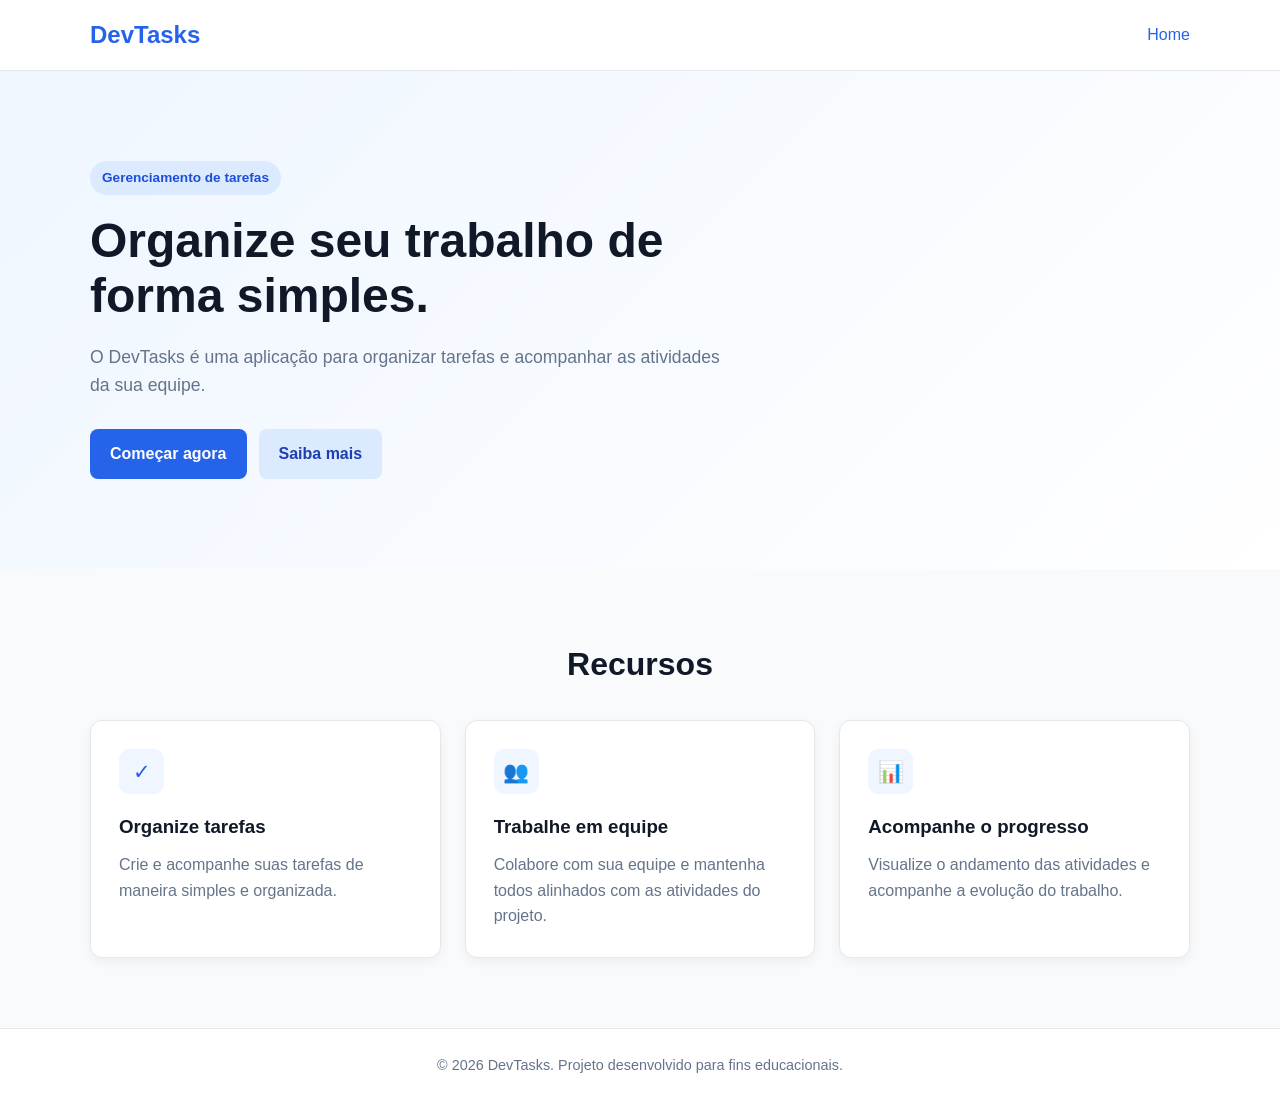
<file: index.html>
<!DOCTYPE html>
<html lang="pt-BR">
<head>
    <meta charset="UTF-8">
    <meta name="viewport" content="width=device-width, initial-scale=1.0">
    <title>DevTasks - Home</title>

    <link rel="stylesheet" href="style.css">
</head>
<body>

    <header class="header">
        <div class="container header-content">
            <h1 class="logo">DevTasks</h1>

            <nav class="nav">
                <a href="index.html" class="active">Home</a>
            </nav>
        </div>
    </header>

    <main>
        <section class="hero">
            <div class="container">
                <span class="badge">Gerenciamento de tarefas</span>

                <h2>Organize seu trabalho de forma simples.</h2>

                <p>
                    O DevTasks é uma aplicação para organizar tarefas
                    e acompanhar as atividades da sua equipe.
                </p>

                <div class="hero-actions">
                    <a href="#" class="button primary">Começar agora</a>
                    <a href="#" class="button secondary">Saiba mais</a>
                </div>
            </div>
        </section>

        <section class="features">
            <div class="container">
                <h2>Recursos</h2>

                <div class="cards">

                    <article class="card">
                        <div class="card-icon">✓</div>
                        <h3>Organize tarefas</h3>
                        <p>
                            Crie e acompanhe suas tarefas de maneira
                            simples e organizada.
                        </p>
                    </article>

                    <article class="card">
                        <div class="card-icon">👥</div>
                        <h3>Trabalhe em equipe</h3>
                        <p>
                            Colabore com sua equipe e mantenha todos
                            alinhados com as atividades do projeto.
                        </p>
                    </article>

                    <article class="card">
                        <div class="card-icon">📊</div>
                        <h3>Acompanhe o progresso</h3>
                        <p>
                            Visualize o andamento das atividades e
                            acompanhe a evolução do trabalho.
                        </p>
                    </article>

                </div>
            </div>
        </section>
    </main>

    <footer class="footer">
        <div class="container">
            <p>
                &copy; 2026 DevTasks. Projeto desenvolvido para fins educacionais.
            </p>
        </div>
    </footer>

</body>
</html>
</file>
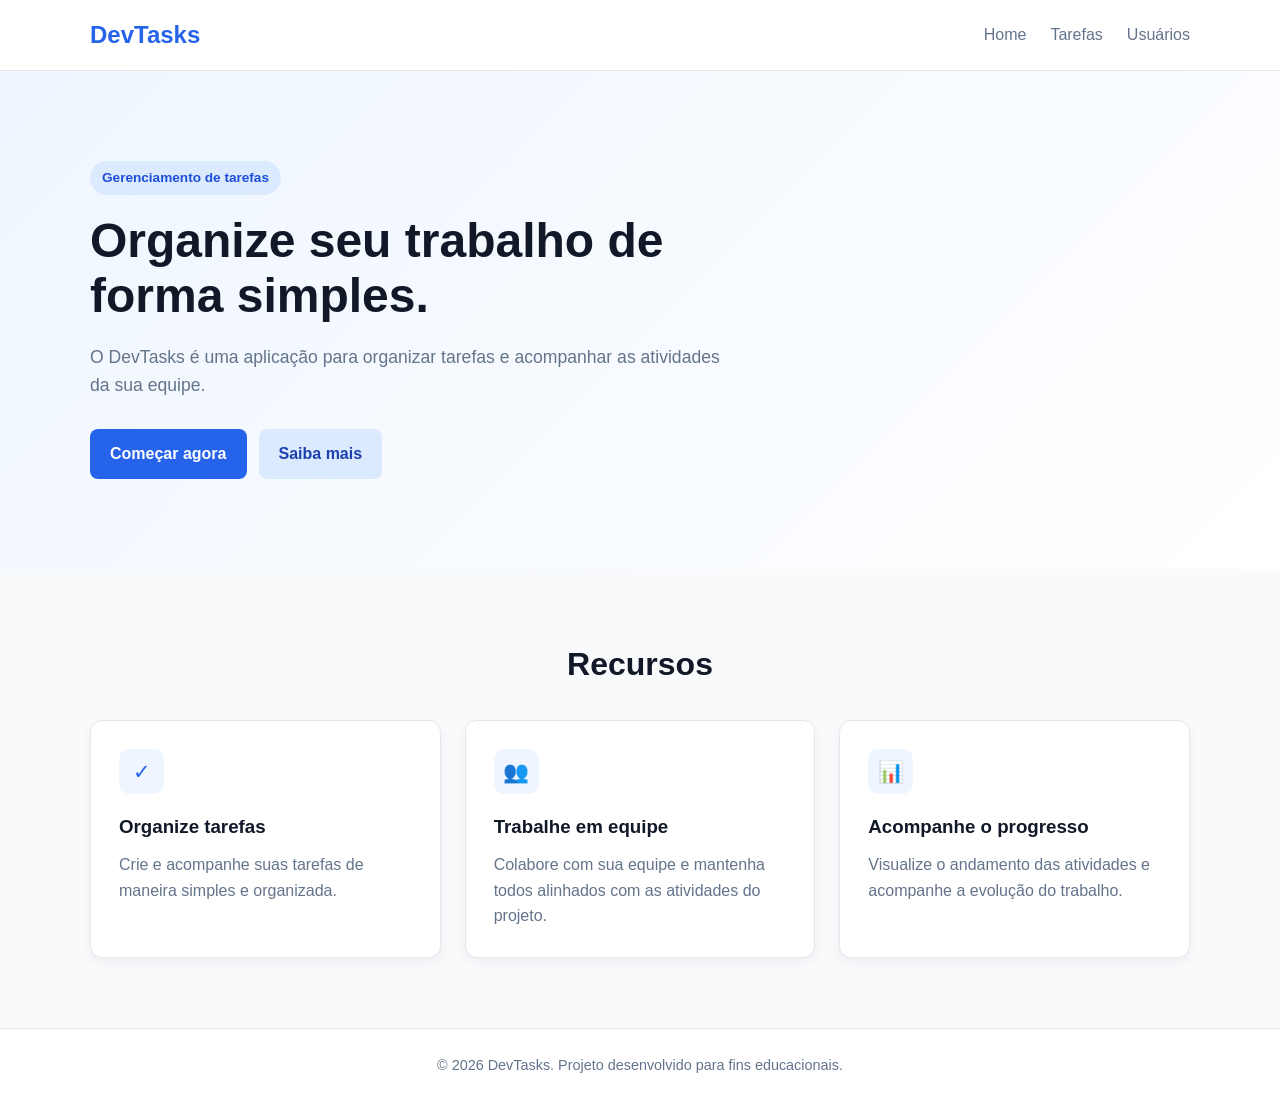
<file: Home/index.html>
<!DOCTYPE html>
<html lang="pt-BR">
<head>
    <meta charset="UTF-8">
    <meta name="viewport" content="width=device-width, initial-scale=1.0">
    <title>DevTasks - Home</title>

    <link rel="stylesheet" href="style.css">
</head>
<body>

    <header class="header">
        <div class="container header-content">
            <h1 class="logo">DevTasks</h1>

            <nav class="nav">
                <a href="index.html" class="active">Home</a>
                <a href="../Tarefas/index.html" class="active">Tarefas</a>
                <a href="../Usuarios/index.html" class="active">Usuários</a>
            </nav>
        </div>
    </header>

    <main>
        <section class="hero">
            <div class="container">
                <span class="badge">Gerenciamento de tarefas</span>

                <h2>Organize seu trabalho de forma simples.</h2>

                <p>
                    O DevTasks é uma aplicação para organizar tarefas
                    e acompanhar as atividades da sua equipe.
                </p>

                <div class="hero-actions">
                    <a href="#" class="button primary">Começar agora</a>
                    <a href="#" class="button secondary">Saiba mais</a>
                </div>
            </div>
        </section>

        <section class="features">
            <div class="container">
                <h2>Recursos</h2>

                <div class="cards">

                    <article class="card">
                        <div class="card-icon">✓</div>
                        <h3>Organize tarefas</h3>
                        <p>
                            Crie e acompanhe suas tarefas de maneira
                            simples e organizada.
                        </p>
                    </article>

                    <article class="card">
                        <div class="card-icon">👥</div>
                        <h3>Trabalhe em equipe</h3>
                        <p>
                            Colabore com sua equipe e mantenha todos
                            alinhados com as atividades do projeto.
                        </p>
                    </article>

                    <article class="card">
                        <div class="card-icon">📊</div>
                        <h3>Acompanhe o progresso</h3>
                        <p>
                            Visualize o andamento das atividades e
                            acompanhe a evolução do trabalho.
                        </p>
                    </article>

                </div>
            </div>
        </section>
    </main>

    <footer class="footer">
        <div class="container">
            <p>
                &copy; 2026 DevTasks. Projeto desenvolvido para fins educacionais.
            </p>
        </div>
    </footer>

</body>
</html>
</file>
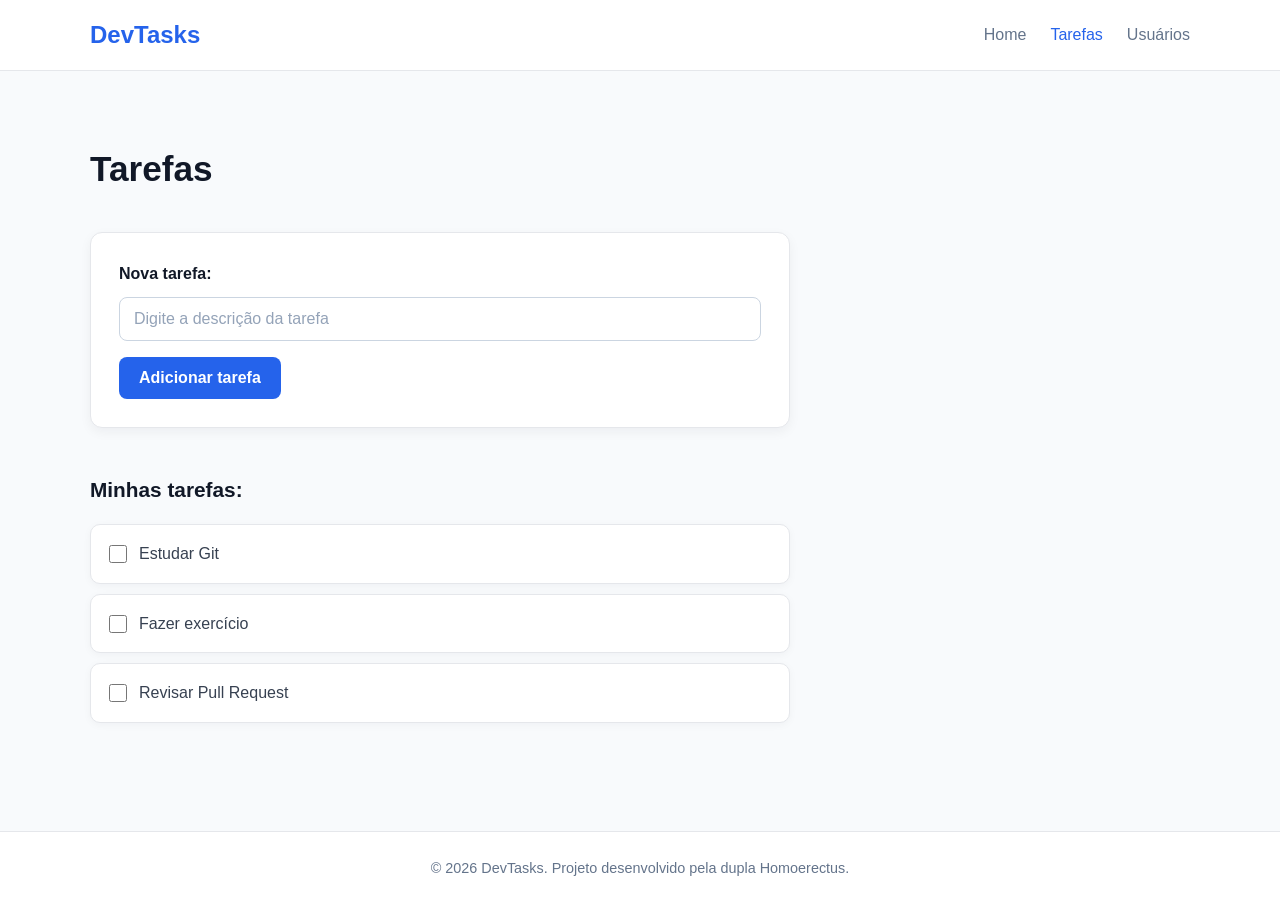
<file: Tarefas/index.html>
<!DOCTYPE html>
<html lang="pt-BR">

<head>
    <meta charset="UTF-8">
    <meta name="viewport" content="width=device-width, initial-scale=1.0">
    <title>DevTasks - Tarefas</title>
    <link rel="stylesheet" href="style.css">
</head>
<body>

    <header class="header">
        <div class="container header-content">
            <h1 class="logo">DevTasks</h1>

            <nav class="nav">
                <a href="../Home/index.html">Home</a>
                <a href="index.html" class="active">Tarefas</a>
                <a href="../Usuarios/index.html">Usuários</a>
            </nav>
        </div>
    </header>

    <main>

        <section class="tasks">
            <div class="container">

                <h2>Tarefas</h2>

                <div class="task-form">
                    <form action="">

                        <label for="task">Nova tarefa:</label>
                        
                        <input
                        type="text"
                        id="task"
                        name="task"
                        placeholder="Digite a descrição da tarefa"
                        >
                        
                        <button type="submit" class="button primary">
                            Adicionar tarefa
                        </button>
                    </form>
                </div>

                <div class="task-list">

                    <h3>Minhas tarefas:</h3>

                    <ul>
                        <li>
                            <input type="checkbox" id="task1">
                            <label for="task1">Estudar Git</label>
                        </li>

                        <li>
                            <input type="checkbox" id="task2">
                            <label for="task2">Fazer exercício</label>
                        </li>

                        <li>
                            <input type="checkbox" id="task3">
                            <label for="task3">Revisar Pull Request</label>
                        </li>
                    </ul>

                </div>

            </div>
        </section>

    </main>

    <footer class="footer">
        <div class="container">
            <p>
                &copy; 2026 DevTasks. Projeto desenvolvido pela dupla Homoerectus.
            </p>
        </div>
    </footer>

</body>

</html>
</file>
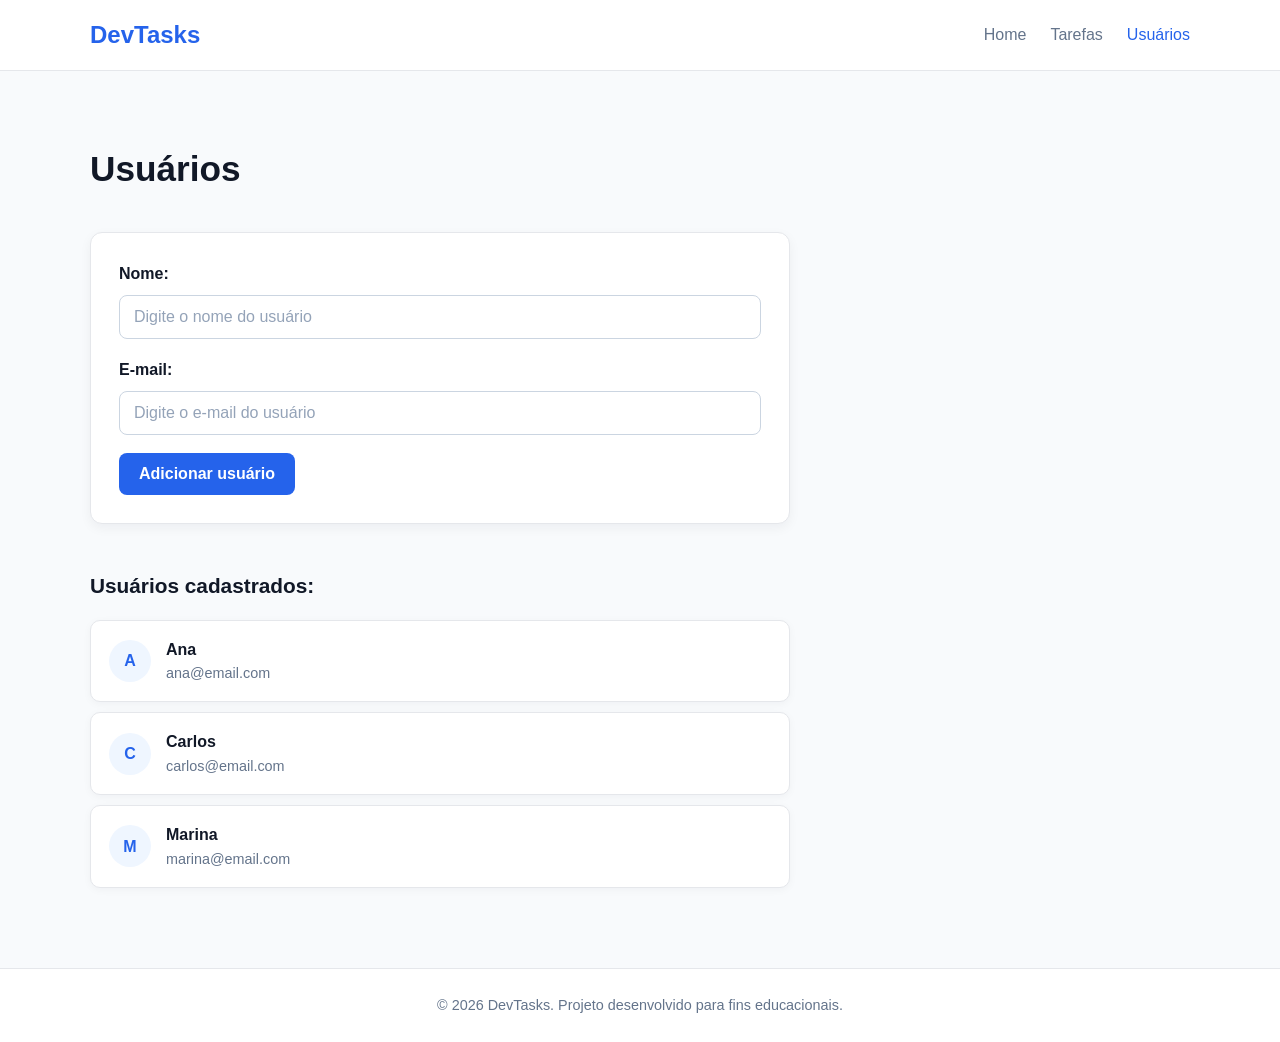
<file: Usuarios/index.html>
<!DOCTYPE html>
<html lang="pt-BR">

<head>
    <meta charset="UTF-8">
    <meta name="viewport" content="width=device-width, initial-scale=1.0">
    <title>DevTasks - Usuários</title>
    <link rel="stylesheet" href="style.css">
</head>

<body>

    <header class="header">
        <div class="container header-content">

            <h1 class="logo">DevTasks</h1>

            <nav class="nav">
                <a href="../Home/index.html">Home</a>
                <a href="../Tarefas/index.html">Tarefas</a>
                <a href="index.html" class="active">Usuários</a>
            </nav>

        </div>
    </header>

    <main>

        <section class="users">
            <div class="container">

                <h2>Usuários</h2>

                <div class="user-form">
                    <form action="">

                        <div class="form-group">
                            <label for="name">Nome:</label>

                            <input type="text" id="name" name="name" placeholder="Digite o nome do usuário">
                        </div>

                        <div class="form-group">
                            <label for="email">E-mail:</label>

                            <input type="email" id="email" name="email" placeholder="Digite o e-mail do usuário">
                        </div>

                        <button type="submit" class="button primary">
                            Adicionar usuário
                        </button>

                    </form>
                </div>

                <div class="user-list">

                    <h3>Usuários cadastrados:</h3>

                    <div class="user-card">
                        <div class="user-avatar">A</div>

                        <div class="user-info">
                            <strong>Ana</strong>
                            <span>ana@email.com</span>
                        </div>
                    </div>

                    <div class="user-card">
                        <div class="user-avatar">C</div>

                        <div class="user-info">
                            <strong>Carlos</strong>
                            <span>carlos@email.com</span>
                        </div>
                    </div>

                    <div class="user-card">
                        <div class="user-avatar">M</div>

                        <div class="user-info">
                            <strong>Marina</strong>
                            <span>marina@email.com</span>
                        </div>
                    </div>

                </div>

            </div>
        </section>

    </main>

    <footer class="footer">
        <div class="container">
            <p>
                &copy; 2026 DevTasks. Projeto desenvolvido para fins educacionais.
            </p>
        </div>
    </footer>

</body>

</html>
</file>
<file: style.css>
/* ========================================
   Reset
======================================== */

* {
    margin: 0;
    padding: 0;
    box-sizing: border-box;
}

body {
    font-family: Arial, Helvetica, sans-serif;
    color: #1f2937;
    background-color: #f8fafc;
    line-height: 1.6;
}

a {
    text-decoration: none;
    color: inherit;
}

.container {
    width: min(1100px, 90%);
    margin: 0 auto;
}


/* ========================================
   Header
======================================== */

.header {
    background-color: #ffffff;
    border-bottom: 1px solid #e5e7eb;
}

.header-content {
    min-height: 70px;

    display: flex;
    align-items: center;
    justify-content: space-between;
}

.logo {
    color: #2563eb;
    font-size: 1.5rem;
}

.nav {
    display: flex;
    gap: 24px;
}

.nav a {
    color: #64748b;
    font-weight: 500;
    transition: color 0.2s ease;
}

.nav a:hover,
.nav a.active {
    color: #2563eb;
}


/* ========================================
   Hero
======================================== */

.hero {
    padding: 90px 0;
    background: linear-gradient(
        135deg,
        #eff6ff 0%,
        #ffffff 100%
    );
}

.badge {
    display: inline-block;

    margin-bottom: 18px;
    padding: 6px 12px;

    color: #1d4ed8;
    background-color: #dbeafe;

    border-radius: 999px;

    font-size: 0.85rem;
    font-weight: 600;
}

.hero h2 {
    max-width: 700px;

    margin-bottom: 20px;

    color: #111827;

    font-size: 3rem;
    line-height: 1.15;
}

.hero p {
    max-width: 650px;

    margin-bottom: 30px;

    color: #64748b;
    font-size: 1.1rem;
}

.hero-actions {
    display: flex;
    gap: 12px;
}


/* ========================================
   Buttons
======================================== */

.button {
    display: inline-block;

    padding: 12px 20px;

    border-radius: 8px;

    font-weight: 600;

    transition: all 0.2s ease;
}

.button.primary {
    color: #ffffff;
    background-color: #2563eb;
}

.button.primary:hover {
    background-color: #1d4ed8;
}

.button.secondary {
    color: #1e40af;
    background-color: #dbeafe;
}

.button.secondary:hover {
    background-color: #bfdbfe;
}


/* ========================================
   Features
======================================== */

.features {
    padding: 70px 0;
}

.features > .container > h2 {
    margin-bottom: 30px;

    color: #111827;
    font-size: 2rem;
    text-align: center;
}

.cards {
    display: grid;
    grid-template-columns: repeat(3, 1fr);
    gap: 24px;
}

.card {
    padding: 28px;

    background-color: #ffffff;

    border: 1px solid #e5e7eb;
    border-radius: 12px;

    box-shadow: 0 4px 12px rgba(15, 23, 42, 0.05);
}

.card-icon {
    width: 45px;
    height: 45px;

    display: flex;
    align-items: center;
    justify-content: center;

    margin-bottom: 18px;

    color: #2563eb;
    background-color: #eff6ff;

    border-radius: 10px;

    font-size: 1.3rem;
}

.card h3 {
    margin-bottom: 10px;

    color: #111827;
}

.card p {
    color: #64748b;
}


/* ========================================
   Footer
======================================== */

.footer {
    padding: 25px 0;

    color: #64748b;
    background-color: #ffffff;

    border-top: 1px solid #e5e7eb;

    text-align: center;

    font-size: 0.9rem;
}
</file>
<file: Home/style.css>
/* ========================================

*   Reset*

======================================== */

* {

    margin: 0;

    padding: 0;

    box-sizing: border-box;

}

body {

    font-family: Arial, Helvetica, sans-serif;

    color: #1f2937;

    background-color: #f8fafc;

    line-height: 1.6;

}

a {

    text-decoration: none;

    color: inherit;

}

.container {

    width: min(1100px, 90%);

    margin: 0 auto;

}

/* ========================================

*   Header*

======================================== */

.header {

    background-color: #ffffff;

    border-bottom: 1px solid #e5e7eb;

}

.header-content {

    min-height: 70px;

    display: flex;

    align-items: center;

    justify-content: space-between;

}

.logo {

    color: #2563eb;

    font-size: 1.5rem;

}

.nav {

    display: flex;

    gap: 24px;

}

.nav a {

    color: #64748b;

    font-weight: 500;

    transition: color 0.2s ease;

}

.nav a*:hover*,

.nav a*.active* {

    color: #2563eb;

}

/* ========================================

*   Hero*

======================================== */

.hero {

    padding: 90px 0;

    background: linear-gradient(

        135deg,

        #eff6ff 0%,

        #ffffff 100%

    );

}

.badge {

    display: inline-block;

    margin-bottom: 18px;

    padding: 6px 12px;

    color: #1d4ed8;

    background-color: #dbeafe;

    border-radius: 999px;

    font-size: 0.85rem;

    font-weight: 600;

}

.hero h2 {

    max-width: 700px;

    margin-bottom: 20px;

    color: #111827;

    font-size: 3rem;

    line-height: 1.15;

}

.hero p {

    max-width: 650px;

    margin-bottom: 30px;

    color: #64748b;

    font-size: 1.1rem;

}

.hero-actions {

    display: flex;

    gap: 12px;

}

/* ========================================

*   Buttons*

======================================== */

.button {

    display: inline-block;

    padding: 12px 20px;

    border-radius: 8px;

    font-weight: 600;

    transition: all 0.2s ease;

}

.button.primary {

    color: #ffffff;

    background-color: #2563eb;

}

.button.primary:hover {

    background-color: #1d4ed8;

}

.button.secondary {

    color: #1e40af;

    background-color: #dbeafe;

}

.button.secondary:hover {

    background-color: #bfdbfe;

}

/* ========================================

*   Features*

======================================== */

.features {

    padding: 70px 0;

}

.features > .container > h2 {

    margin-bottom: 30px;

    color: #111827;

    font-size: 2rem;

    text-align: center;

}

.cards {

    display: grid;

    grid-template-columns: repeat(3, 1fr);

    gap: 24px;

}

.card {

    padding: 28px;

    background-color: #ffffff;

    border: 1px solid #e5e7eb;

    border-radius: 12px;

    box-shadow: 0 4px 12px rgba(15, 23, 42, 0.05);

}

.card-icon {

    width: 45px;

    height: 45px;

    display: flex;

    align-items: center;

    justify-content: center;

    margin-bottom: 18px;

    color: #2563eb;

    background-color: #eff6ff;

    border-radius: 10px;

    font-size: 1.3rem;

}

.card h3 {

    margin-bottom: 10px;

    color: #111827;

}

.card p {

    color: #64748b;

}

/* ========================================

*   Footer*

======================================== */

.footer {

    padding: 25px 0;

    color: #64748b;

    background-color: #ffffff;

    border-top: 1px solid #e5e7eb;

    text-align: center;

    font-size: 0.9rem;

}
</file>
<file: Tarefas/style.css>
/* ========================================
   Reset
======================================== */

* {
    margin: 0;
    padding: 0;
    box-sizing: border-box;
}

body {
    font-family: Arial, Helvetica, sans-serif;
    color: #1f2937;
    background-color: #f8fafc;
    line-height: 1.6;
}

a {
    text-decoration: none;
    color: inherit;
}

.container {
    width: min(1100px, 90%);
    margin: 0 auto;
}


/* ========================================
   Header
======================================== */

.header {
    background-color: #ffffff;
    border-bottom: 1px solid #e5e7eb;
}

.header-content {
    min-height: 70px;
    display: flex;
    align-items: center;
    justify-content: space-between;
}

.logo {
    color: #2563eb;
    font-size: 1.5rem;
}

.nav {
    display: flex;
    gap: 24px;
}

.nav a {
    color: #64748b;
    font-weight: 500;
    transition: color 0.2s ease;
}

.nav a:hover,
.nav a.active {
    color: #2563eb;
}


/* ========================================
   Tarefas
======================================== */

.tasks {
    min-height: calc(100vh - 140px);
    padding: 70px 0;
}

.tasks h2 {
    margin-bottom: 35px;
    color: #111827;
    font-size: 2.2rem;
}


/* ========================================
   Formulário de tarefa
======================================== */

.task-form {
    max-width: 700px;
    padding: 28px;
    margin-bottom: 45px;
    background-color: #ffffff;
    border: 1px solid #e5e7eb;
    border-radius: 12px;
    box-shadow: 0 4px 12px rgba(15, 23, 42, 0.05);
}

.task-form label {
    display: block;
    margin-bottom: 10px;
    color: #111827;
    font-weight: 600;
}

.task-form input[type="text"] {
    width: 100%;
    padding: 12px 14px;
    margin-bottom: 16px;
    color: #1f2937;
    background-color: #ffffff;
    border: 1px solid #cbd5e1;
    border-radius: 8px;
    outline: none;
    font-family: inherit;
    font-size: 1rem;
    transition: border-color 0.2s ease, box-shadow 0.2s ease;
}

.task-form input[type="text"]:focus {
    border-color: #2563eb;
    box-shadow: 0 0 0 3px rgba(37, 99, 235, 0.1);
}

.task-form input[type="text"]::placeholder {
    color: #94a3b8;
}


/* ========================================
   Botão
======================================== */

.button {
    display: inline-block;
    padding: 12px 20px;
    border: none;
    border-radius: 8px;
    font-family: inherit;
    font-size: 1rem;
    font-weight: 600;
    cursor: pointer;
    transition: all 0.2s ease;
}

.button.primary {
    color: #ffffff;
    background-color: #2563eb;
}

.button.primary:hover {
    background-color: #1d4ed8;
}


/* ========================================
   Lista de tarefas
======================================== */

.task-list {
    max-width: 700px;
}

.task-list h3 {
    margin-bottom: 18px;
    color: #111827;
    font-size: 1.3rem;
}

.task-list ul {
    padding: 0;
    list-style: none;
}

.task-list li {
    display: flex;
    align-items: center;
    gap: 12px;
    padding: 16px 18px;
    margin-bottom: 10px;
    background-color: #ffffff;
    border: 1px solid #e5e7eb;
    border-radius: 10px;
    box-shadow: 0 2px 8px rgba(15, 23, 42, 0.04);
    transition: border-color 0.2s ease, transform 0.2s ease;
}

.task-list li:hover {
    border-color: #bfdbfe;
    transform: translateY(-1px);
}

.task-list input[type="checkbox"] {
    width: 18px;
    height: 18px;
    cursor: pointer;
    accent-color: #2563eb;
}

.task-list label {
    color: #374151;
    font-size: 1rem;
    cursor: pointer;
}


/* ========================================
   Footer
======================================== */

.footer {
    padding: 25px 0;
    color: #64748b;
    background-color: #ffffff;
    border-top: 1px solid #e5e7eb;
    text-align: center;
    font-size: 0.9rem;
}


/* ========================================
   Responsividade
======================================== */

@media (max-width: 700px) {

    .header-content {
        flex-direction: column;
        justify-content: center;
        gap: 8px;
        padding: 15px 0;
    }

    .nav {
        gap: 18px;
    }

    .tasks {
        padding: 45px 0;
    }

    .tasks h2 {
        font-size: 1.9rem;
    }

    .task-form {
        padding: 22px;
    }

    .button {
        width: 100%;
        text-align: center;
    }
}
</file>
<file: Usuarios/style.css>
/* ========================================
   Reset
======================================== */

* {
    margin: 0;
    padding: 0;
    box-sizing: border-box;
}

body {
    font-family: Arial, Helvetica, sans-serif;
    color: #1f2937;
    background-color: #f8fafc;
    line-height: 1.6;
}

a {
    text-decoration: none;
    color: inherit;
}

.container {
    width: min(1100px, 90%);
    margin: 0 auto;
}


/* ========================================
   Header
======================================== */

.header {
    background-color: #ffffff;
    border-bottom: 1px solid #e5e7eb;
}

.header-content {
    min-height: 70px;
    display: flex;
    align-items: center;
    justify-content: space-between;
}

.logo {
    color: #2563eb;
    font-size: 1.5rem;
}

.nav {
    display: flex;
    gap: 24px;
}

.nav a {
    color: #64748b;
    font-weight: 500;
    transition: color 0.2s ease;
}

.nav a:hover,
.nav a.active {
    color: #2563eb;
}


/* ========================================
   Usuários
======================================== */

.users {
    min-height: calc(100vh - 140px);
    padding: 70px 0;
}

.users h2 {
    margin-bottom: 35px;
    color: #111827;
    font-size: 2.2rem;
}


/* ========================================
   Formulário
======================================== */

.user-form {
    max-width: 700px;
    padding: 28px;
    margin-bottom: 45px;
    background-color: #ffffff;
    border: 1px solid #e5e7eb;
    border-radius: 12px;
    box-shadow: 0 4px 12px rgba(15, 23, 42, 0.05);
}

.form-group {
    margin-bottom: 18px;
}

.form-group label {
    display: block;
    margin-bottom: 8px;
    color: #111827;
    font-weight: 600;
}

.form-group input {
    width: 100%;
    padding: 12px 14px;
    color: #1f2937;
    background-color: #ffffff;
    border: 1px solid #cbd5e1;
    border-radius: 8px;
    outline: none;
    font-family: inherit;
    font-size: 1rem;
    transition: border-color 0.2s ease, box-shadow 0.2s ease;
}

.form-group input:focus {
    border-color: #2563eb;
    box-shadow: 0 0 0 3px rgba(37, 99, 235, 0.1);
}

.form-group input::placeholder {
    color: #94a3b8;
}


/* ========================================
   Botão
======================================== */

.button {
    display: inline-block;
    padding: 12px 20px;
    border: none;
    border-radius: 8px;
    font-family: inherit;
    font-size: 1rem;
    font-weight: 600;
    cursor: pointer;
    transition: all 0.2s ease;
}

.button.primary {
    color: #ffffff;
    background-color: #2563eb;
}

.button.primary:hover {
    background-color: #1d4ed8;
}


/* ========================================
   Lista de usuários
======================================== */

.user-list {
    max-width: 700px;
}

.user-list h3 {
    margin-bottom: 18px;
    color: #111827;
    font-size: 1.3rem;
}

.user-card {
    display: flex;
    align-items: center;
    gap: 15px;
    padding: 16px 18px;
    margin-bottom: 10px;
    background-color: #ffffff;
    border: 1px solid #e5e7eb;
    border-radius: 10px;
    box-shadow: 0 2px 8px rgba(15, 23, 42, 0.04);
    transition: border-color 0.2s ease, transform 0.2s ease;
}

.user-card:hover {
    border-color: #bfdbfe;
    transform: translateY(-1px);
}


/* ========================================
   Avatar
======================================== */

.user-avatar {
    width: 42px;
    height: 42px;

    display: flex;
    align-items: center;
    justify-content: center;

    color: #2563eb;
    background-color: #eff6ff;

    border-radius: 50%;

    font-size: 1rem;
    font-weight: 700;
}

.user-info {
    display: flex;
    flex-direction: column;
}

.user-info strong {
    color: #111827;
    font-size: 1rem;
}

.user-info span {
    color: #64748b;
    font-size: 0.9rem;
}


/* ========================================
   Footer
======================================== */

.footer {
    padding: 25px 0;
    color: #64748b;
    background-color: #ffffff;
    border-top: 1px solid #e5e7eb;
    text-align: center;
    font-size: 0.9rem;
}


/* ========================================
   Responsividade
======================================== */

@media (max-width: 700px) {

    .header-content {
        flex-direction: column;
        justify-content: center;
        gap: 8px;
        padding: 15px 0;
    }

    .nav {
        gap: 18px;
        flex-wrap: wrap;
        justify-content: center;
    }

    .users {
        padding: 45px 0;
    }

    .users h2 {
        font-size: 1.9rem;
    }

    .user-form {
        padding: 22px;
    }

    .button {
        width: 100%;
        text-align: center;
    }
}
</file>
